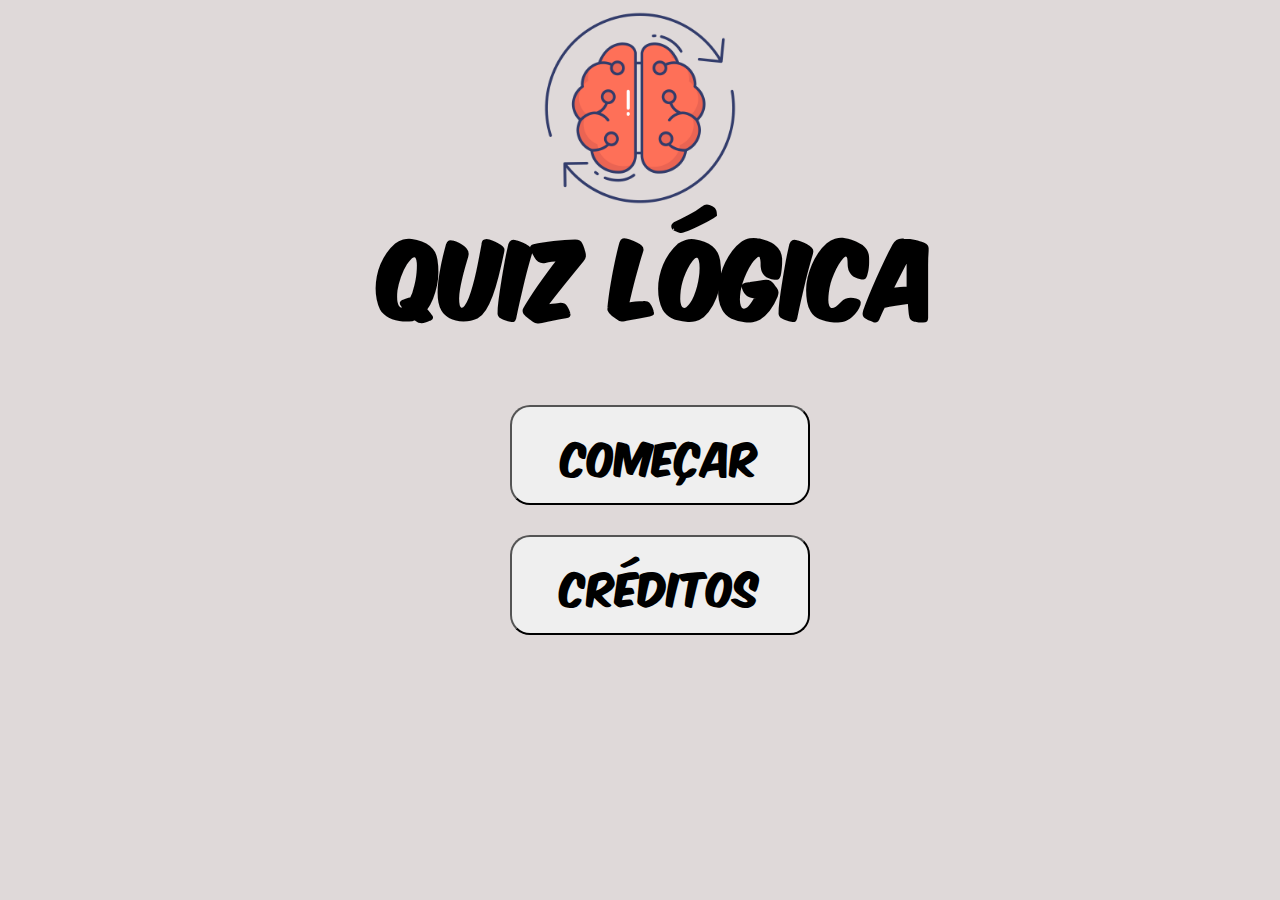
<file: index.html>
<!DOCTYPE html>
<html lang="pt-br">
<head>
    <meta charset="UTF-8">
    <meta name="viewport" content="width=device-width, initial-scale=1.0">
    <link rel="stylesheet" href="css/style.css">
    <title>Quiz</title>
</head>
<body>
    <div class="cerebro">
        <img src="imagens/cerebro.png" alt="cerebro">
    </div>
    <h1>Quiz Lógica</h1>
    <ul>
        <li class="buttons">
            <a href="pg1.html"><button>Começar</button></a>
        </li>
        <li class="buttons">
            <a href="creditos.html">
                <button>Créditos</button>
            </a>
        </li>
    </ul>
</body>
</html>
</file>
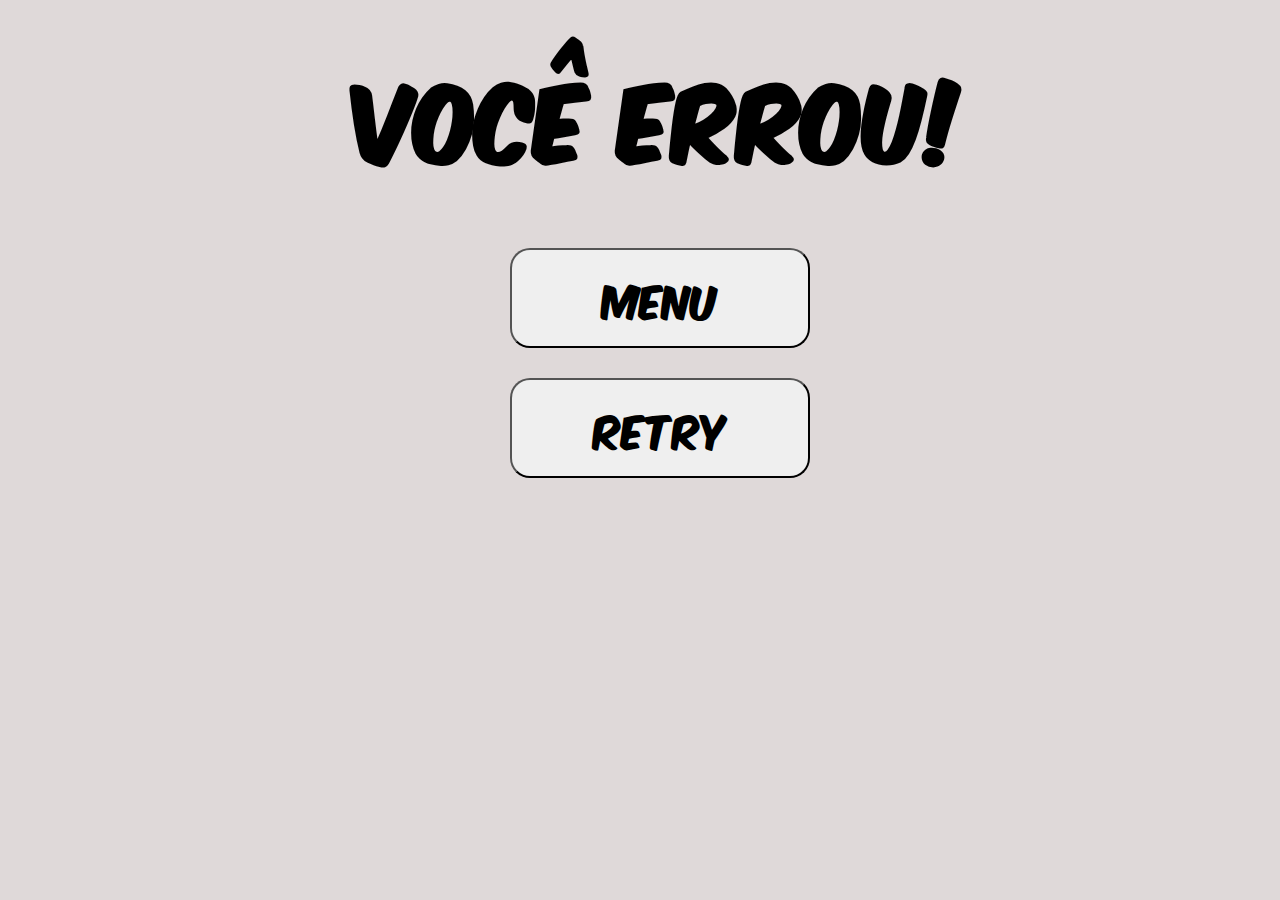
<file: 01.html>
<!DOCTYPE html>
<html lang="pt-br">
<head>
    <meta charset="UTF-8">
    <meta name="viewport" content="width=device-width, initial-scale=1.0">
    <link rel="stylesheet" href="css/style3.css">
    <title>Errou</title>
</head>
<body>
    <h1>Você errou!</h1>
    <ul>
        <li>
            <a href="index.html">
                <button>Menu</button>
            </a>
        </li>
        <li>
            <a href="pg1.html">
                <button>Retry</button>
            </a>
        </li>
    </ul>
</body>
</html>
</file>
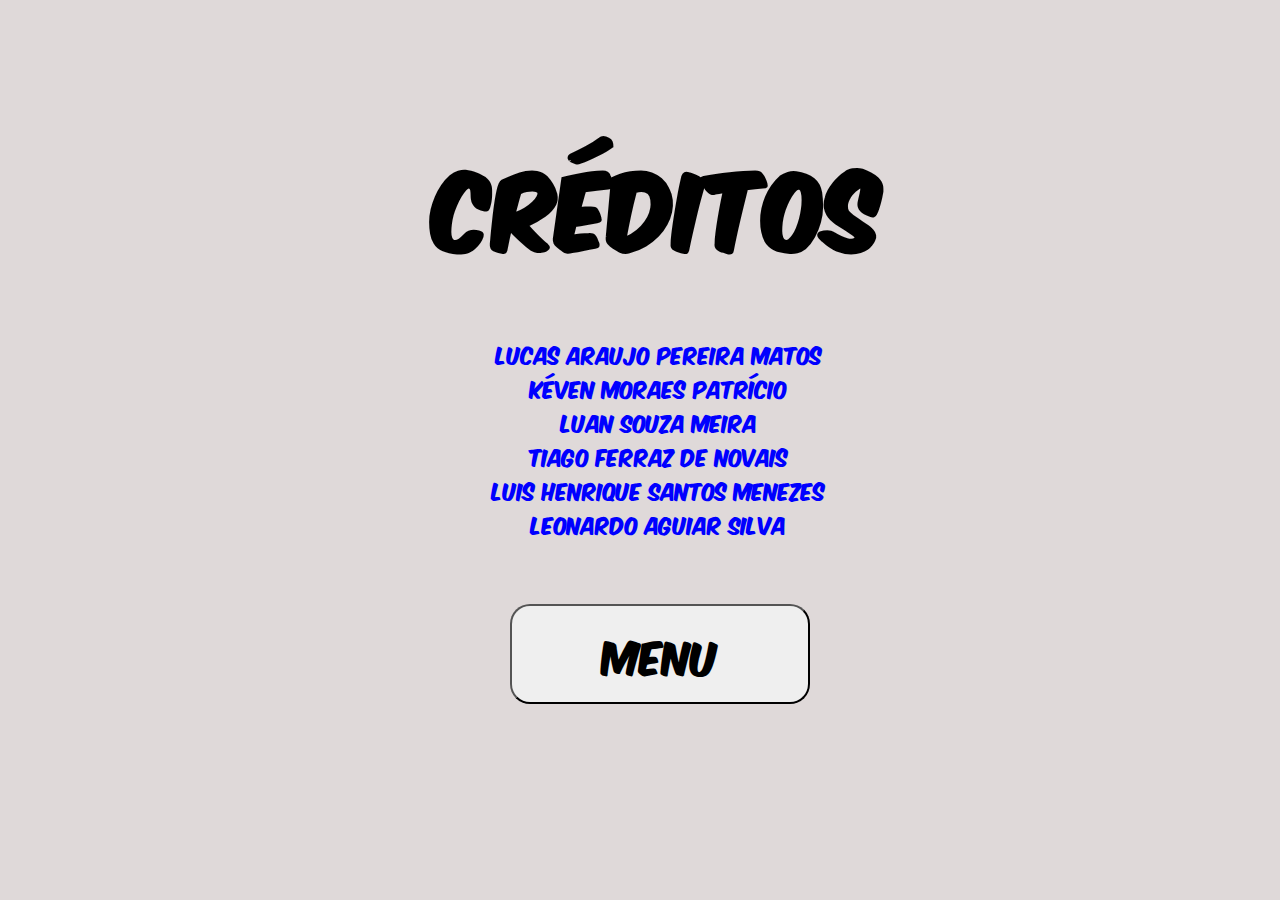
<file: creditos.html>
<!DOCTYPE html>
<html lang="pt-br">
<head>
    <meta charset="UTF-8">
    <meta name="viewport" content="width=device-width, initial-scale=1.0">
    <link rel="stylesheet" href="css/style12.css">
    <title>Créditos</title>
</head>
<body>
    <h1>Créditos</h1>
    <p>
        Lucas Araujo Pereira Matos
        <br>
        Kéven Moraes Patrício
        <br>
        Luan Souza Meira
        <br>
        Tiago Ferraz de Novais
        <br>
        Luis Henrique Santos Menezes
        <br>
        Leonardo Aguiar Silva
    </p>
    <ul>
        <li class="buttons">
            <a href="index.html"><button>Menu</button></a>
        </li>
    </ul>
</body>
</html>
</file>
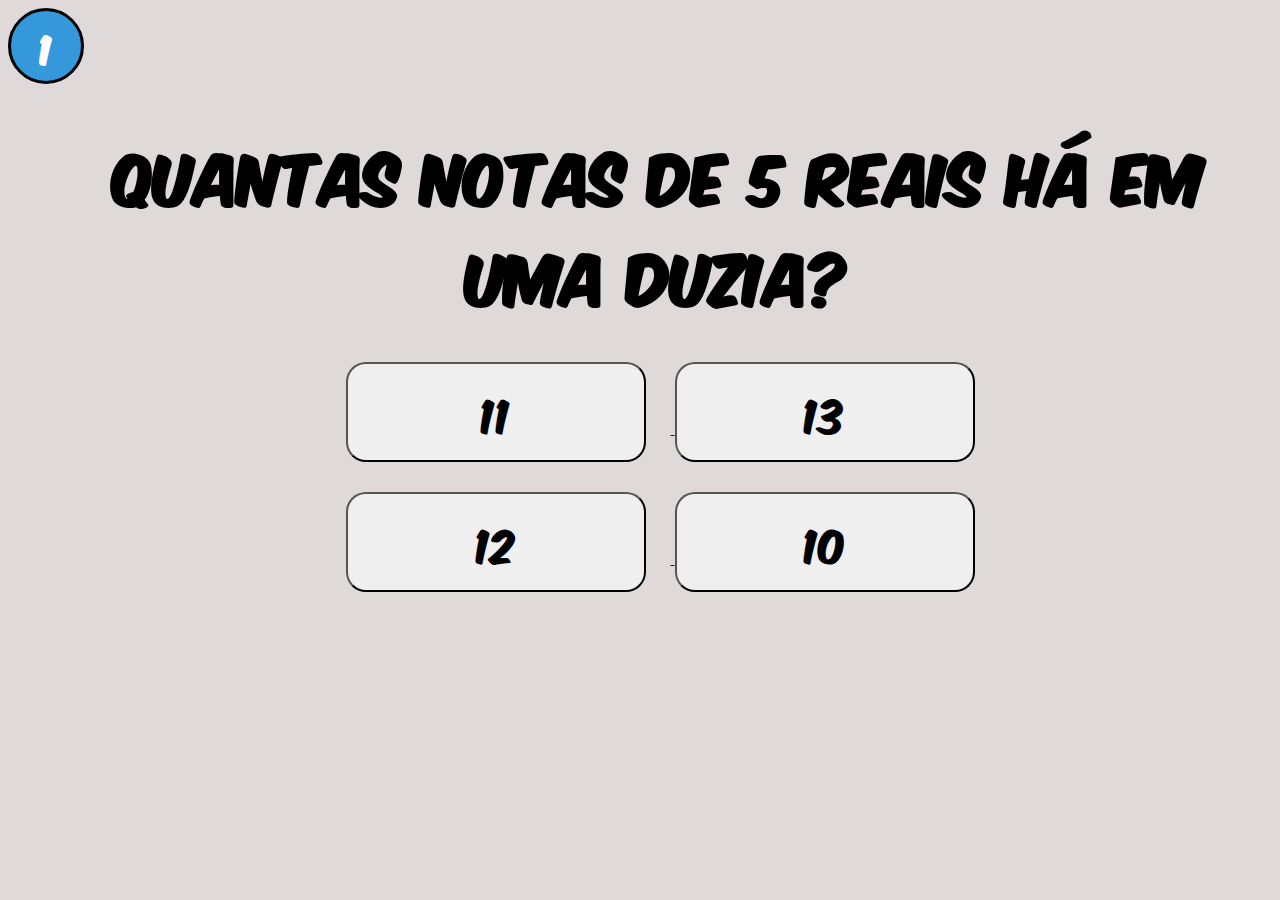
<file: pg1.html>
<!DOCTYPE html>
<html lang="pt-br">
<head>
    <meta charset="UTF-8">
    <meta name="viewport" content="width=device-width, initial-scale=1.0">
    <link rel="stylesheet" href="css/style2.css">
    <title>Pergunta 1</title>
</head>
<body>
    <div class="circle">
        <span class="number">1</span>
    </div>
    <h1>Quantas notas de 5 reais há em uma duzia?</h1>
    <ul>
        <li>
            <a href="01.html">
                <button id="q1">11</button>
            </a>
            <a href="01.html">
                <button id="q2">13</button>
            </a>
        </li>
        <li>
            <a href="pg2.html">
                <button id="q3">12</button>
            </a>
            <a href="01.html">
                <button id="q4">10</button>
            </a>
        </li>
    </ul>
</body>
</html>
</file>
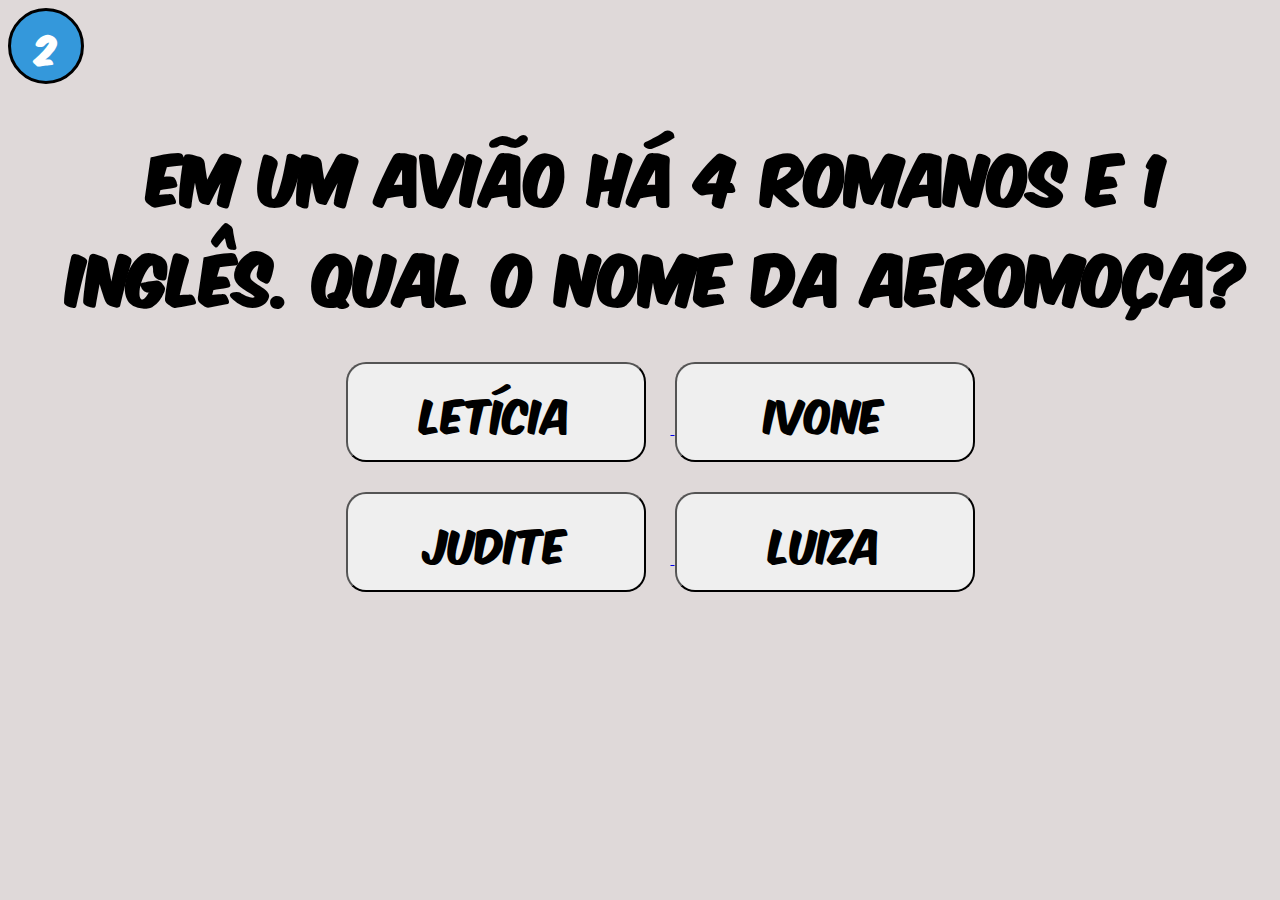
<file: pg2.html>
<!DOCTYPE html>
<html lang="pt-br">
<head>
    <meta charset="UTF-8">
    <meta name="viewport" content="width=device-width, initial-scale=1.0">
    <link rel="stylesheet" href="css/style4.css">
    <title>Pergunta 2</title>
</head>
<body>
    <div class="circle">
        <span class="number">2</span>
    </div>
    <h1>Em um avião há 4 romanos e 1 inglês. Qual o nome da aeromoça?</h1>
    <ul>
        <li>
            <a href="01.html">
                <button id="q1">Letícia</button>
            </a>
            <a href="pg3.html">
                <button id="q2">Ivone</button>
            </a>
        </li>
        <li>
            <a href="01.html">
                <button id="q3">Judite</button>
            </a>
            <a href="01.html">
                <button id="q4">Luiza</button>
            </a>
        </li>
    </ul>
</body>
</html>
</file>
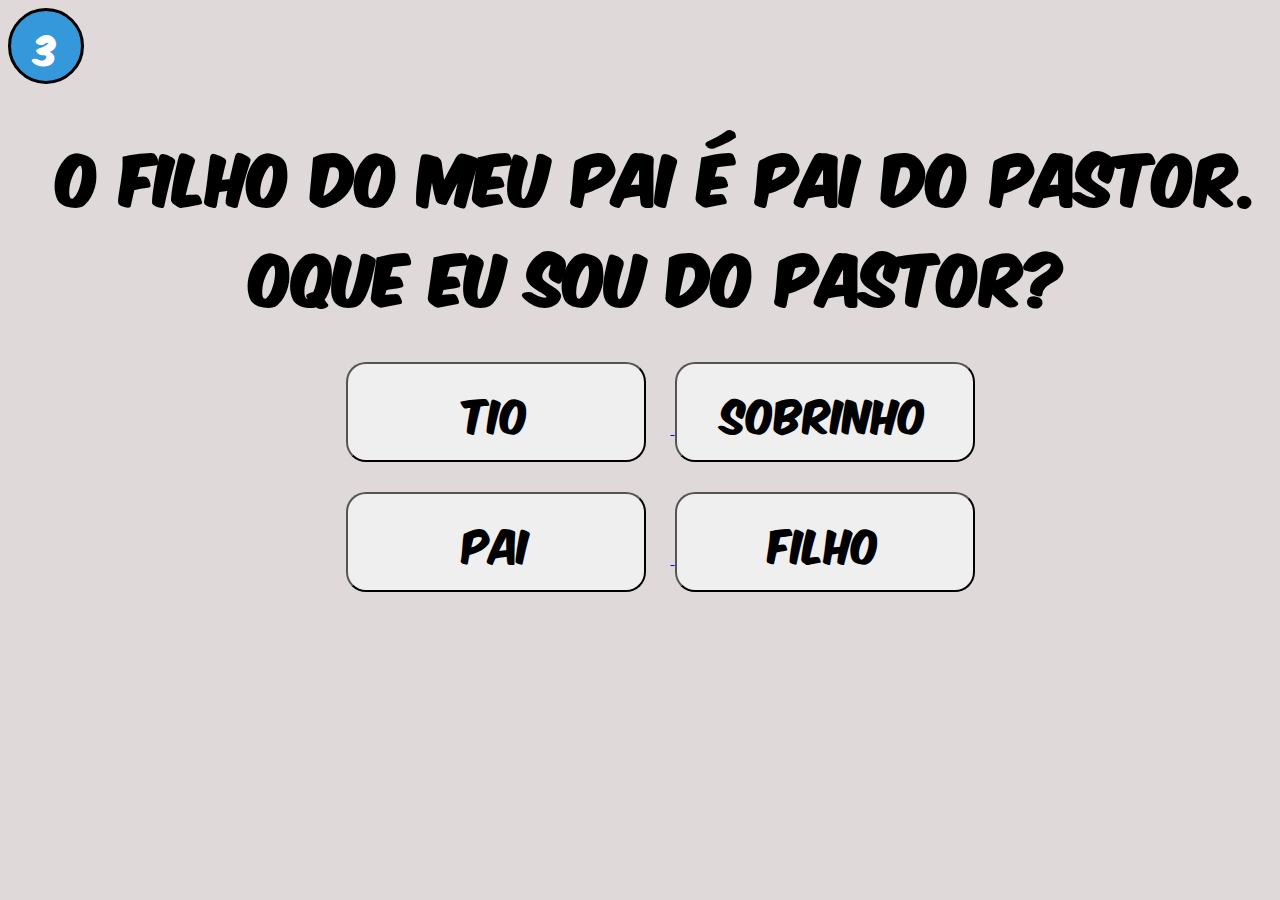
<file: pg3.html>
<!DOCTYPE html>
<html lang="pt-br">
<head>
    <meta charset="UTF-8">
    <meta name="viewport" content="width=device-width, initial-scale=1.0">
    <link rel="stylesheet" href="css/style5.css">
    <title>Pergunta 3</title>
</head>
<body>
    <div class="circle">
        <span class="number">3</span>
    </div>
    <h1>O filho do meu pai é pai do pastor. Oque eu sou do pastor?</h1>
    <ul>
        <li>
            <a href="pg4.html">
                <button id="q1">Tio</button>
            </a>
            <a href="01.html">
                <button id="q2">Sobrinho</button>
            </a>
        </li>
        <li>
            <a href="01.html">
                <button id="q3">Pai</button>
            </a>
            <a href="01.html">
                <button id="q4">Filho</button>
            </a>
        </li>
    </ul>
</body>
</html>
</file>
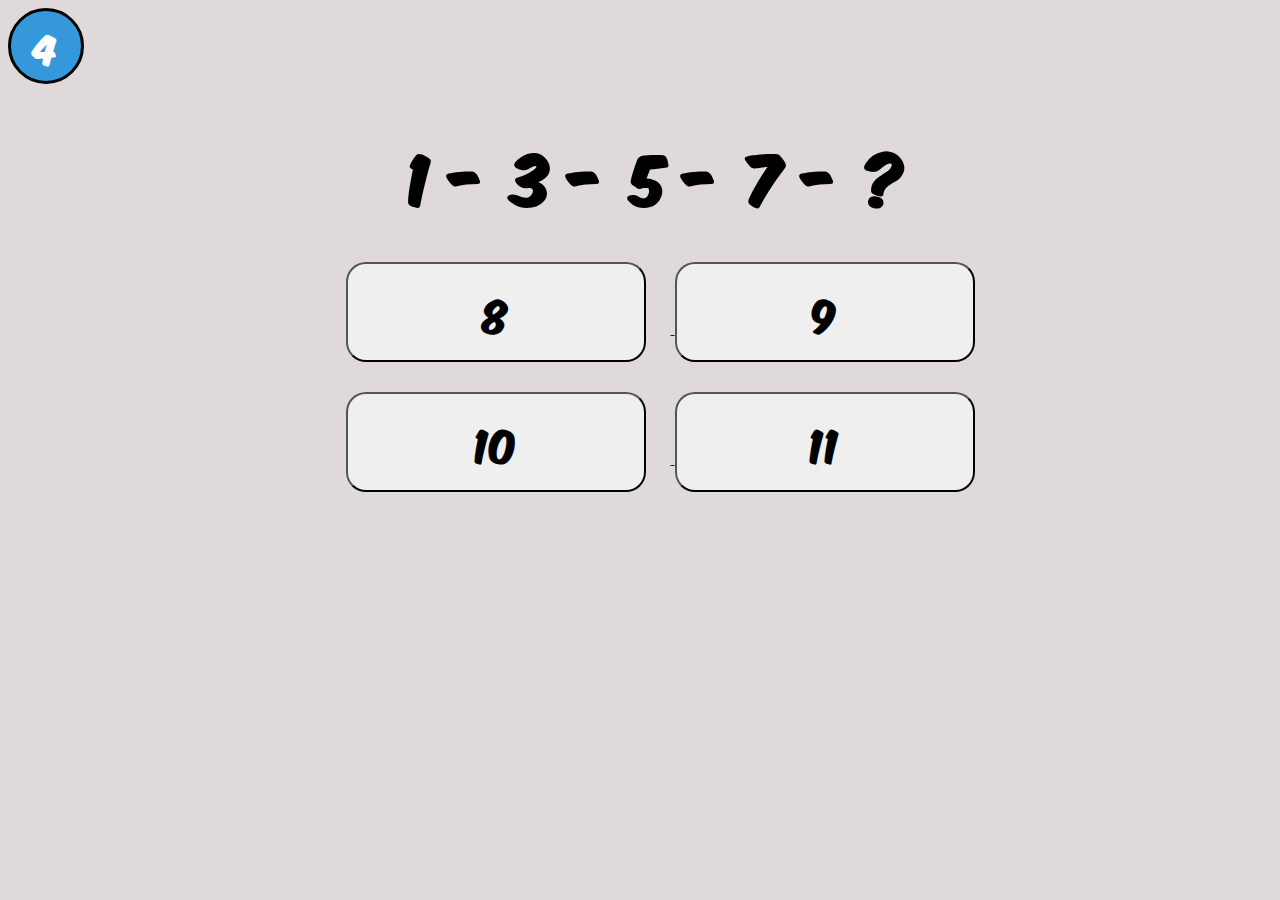
<file: pg4.html>
<!DOCTYPE html>
<html lang="pt-br">
<head>
    <meta charset="UTF-8">
    <meta name="viewport" content="width=device-width, initial-scale=1.0">
    <link rel="stylesheet" href="css/style6.css">
    <title>Pergunta 4</title>
</head>
<body>
    <div class="circle">
        <span class="number">4</span>
    </div>
    <h1>1 - 3 - 5 - 7 - ?</h1>
    <ul>
        <li>
            <a href="01.html">
                <button id="q1">8</button>
            </a>
            <a href="pg5.html">
                <button id="q2">9</button>
            </a>
        </li>
        <li>
            <a href="01.html">
                <button id="q3">10</button>
            </a>
            <a href="01.html">
                <button id="q4">11</button>
            </a>
        </li>
    </ul>
</body>
</html>
</file>
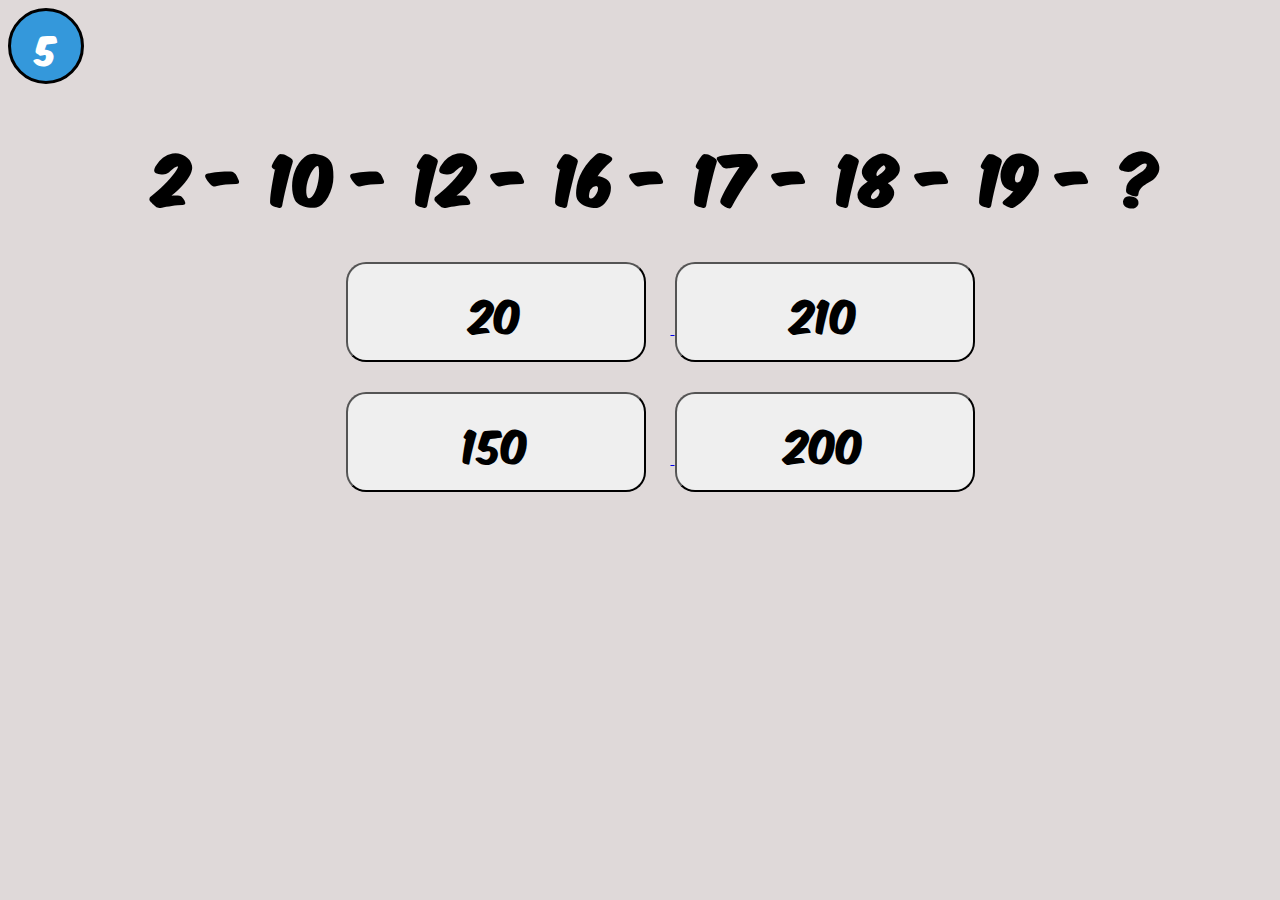
<file: pg5.html>
<!DOCTYPE html>
<html lang="pt-br">
<head>
    <meta charset="UTF-8">
    <meta name="viewport" content="width=device-width, initial-scale=1.0">
    <link rel="stylesheet" href="css/style7.css">
    <title>Pergunta 5</title>
</head>
<body>
    <div class="circle">
        <span class="number">5</span>
    </div>
    <h1>2 - 10 - 12 - 16 - 17 - 18 - 19 - ?</h1>
    <ul>
        <li>
            <a href="01.html">
                <button id="q1">20</button>
            </a>
            <a href="01.html">
                <button id="q2">210</button>
            </a>
        </li>
        <li>
            <a href="01.html">
                <button id="q3">150</button>
            </a>
            <a href="pg6.html">
                <button id="q4">200</button>
            </a>
        </li>
    </ul>
</body>
</html>
</file>
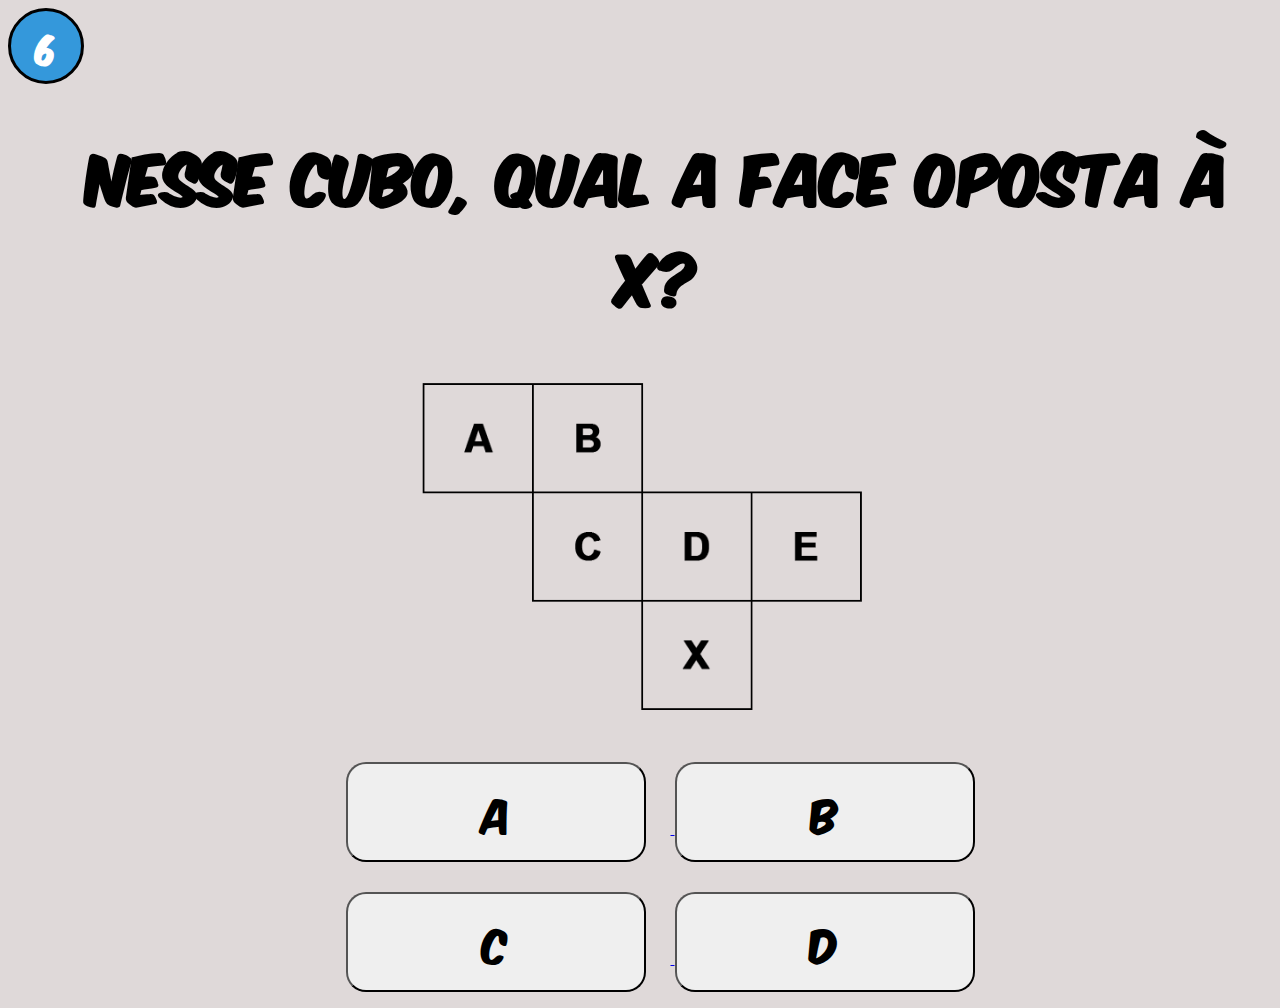
<file: pg6.html>
<!DOCTYPE html>
<html lang="pt-br">
<head>
    <meta charset="UTF-8">
    <meta name="viewport" content="width=device-width, initial-scale=1.0">
    <link rel="stylesheet" href="css/style8.css">
    <title>Pergunta 6</title>
</head>
<body>
    <div class="circle">
        <span class="number">6</span>
    </div>
    <h1>Nesse cubo, qual a face oposta à X?</h1>
    <div class="imagem">
        <img src="imagens/cubo logica.png" alt="cubo">
    </div>
    <ul>
        <li>
            <a href="01.html">
                <button id="q1">A</button>
            </a>
            <a href="pg7.html">
                <button id="q2">B</button>
            </a>
        </li>
        <li>
            <a href="01.html">
                <button id="q3">C</button>
            </a>
            <a href="01.html">
                <button id="q4">D</button>
            </a>
        </li>
    </ul>
</body>
</html>
</file>
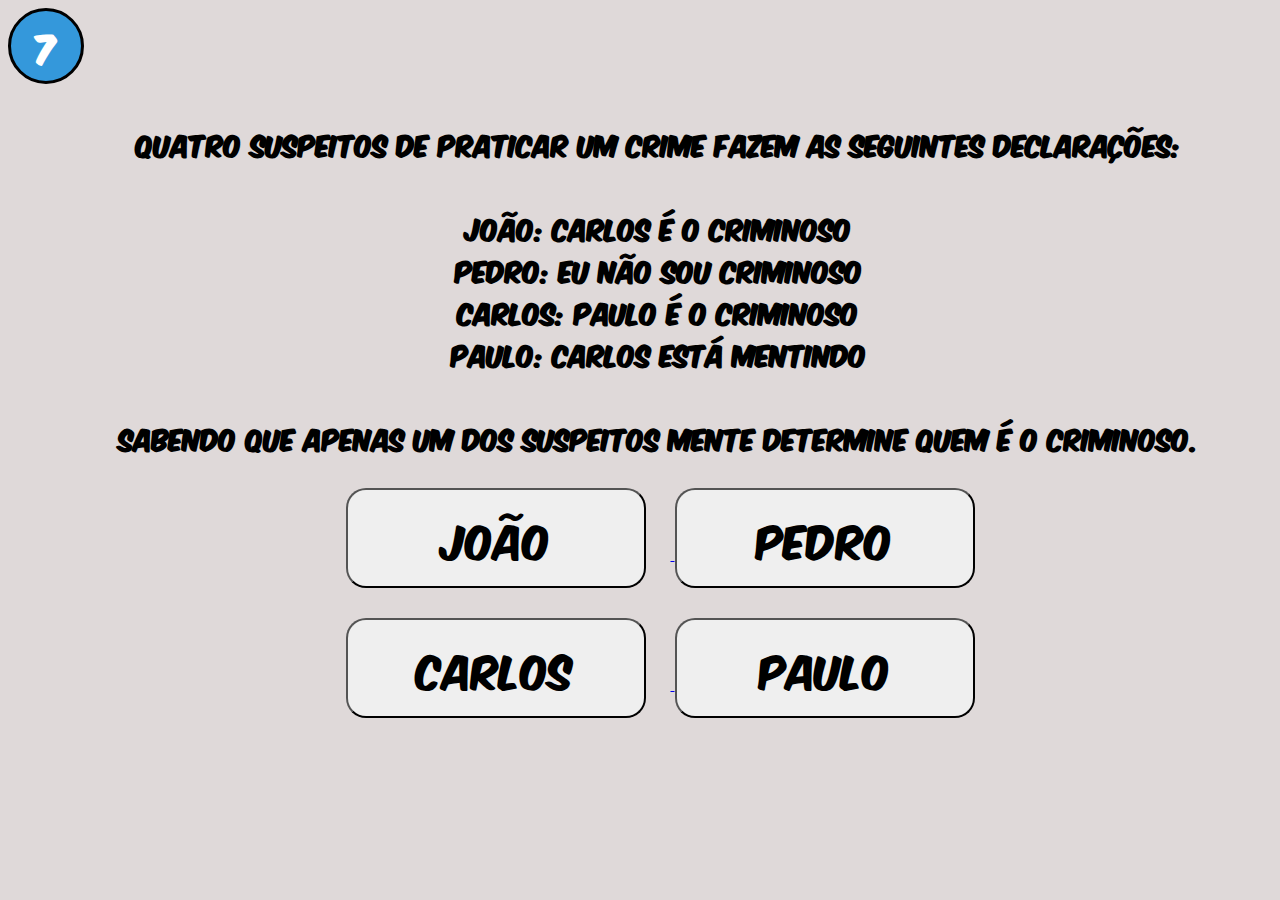
<file: pg7.html>
<!DOCTYPE html>
<html lang="pt-br">
<head>
    <meta charset="UTF-8">
    <meta name="viewport" content="width=device-width, initial-scale=1.0">
    <link rel="stylesheet" href="css/style9.css">
    <title>Pergunta 7</title>
</head>
<body>
    <div class="circle">
        <span class="number">7</span>
    </div>
    <h1>
        Quatro suspeitos de praticar um crime fazem as seguintes declarações:
        <br>
        <br>
        João: Carlos é o criminoso
        <br>
        Pedro: eu não sou criminoso
        <br>
        Carlos: Paulo é o criminoso
        <br>
        Paulo: Carlos está mentindo
        <br>
        <br>
        Sabendo que apenas um dos suspeitos mente determine quem é o criminoso.
    </h1>
    <ul>
        <li>
            <a href="01.html">
                <button id="q1">João</button>
            </a>
            <a href="01.html">
                <button id="q2">Pedro</button>
            </a>
        </li>
        <li>
            <a href="pg8.html">
                <button id="q3">Carlos</button>
            </a>
            <a href="01.html">
                <button id="q4">Paulo</button>
            </a>
        </li>
    </ul>
</body>
</html>
</file>
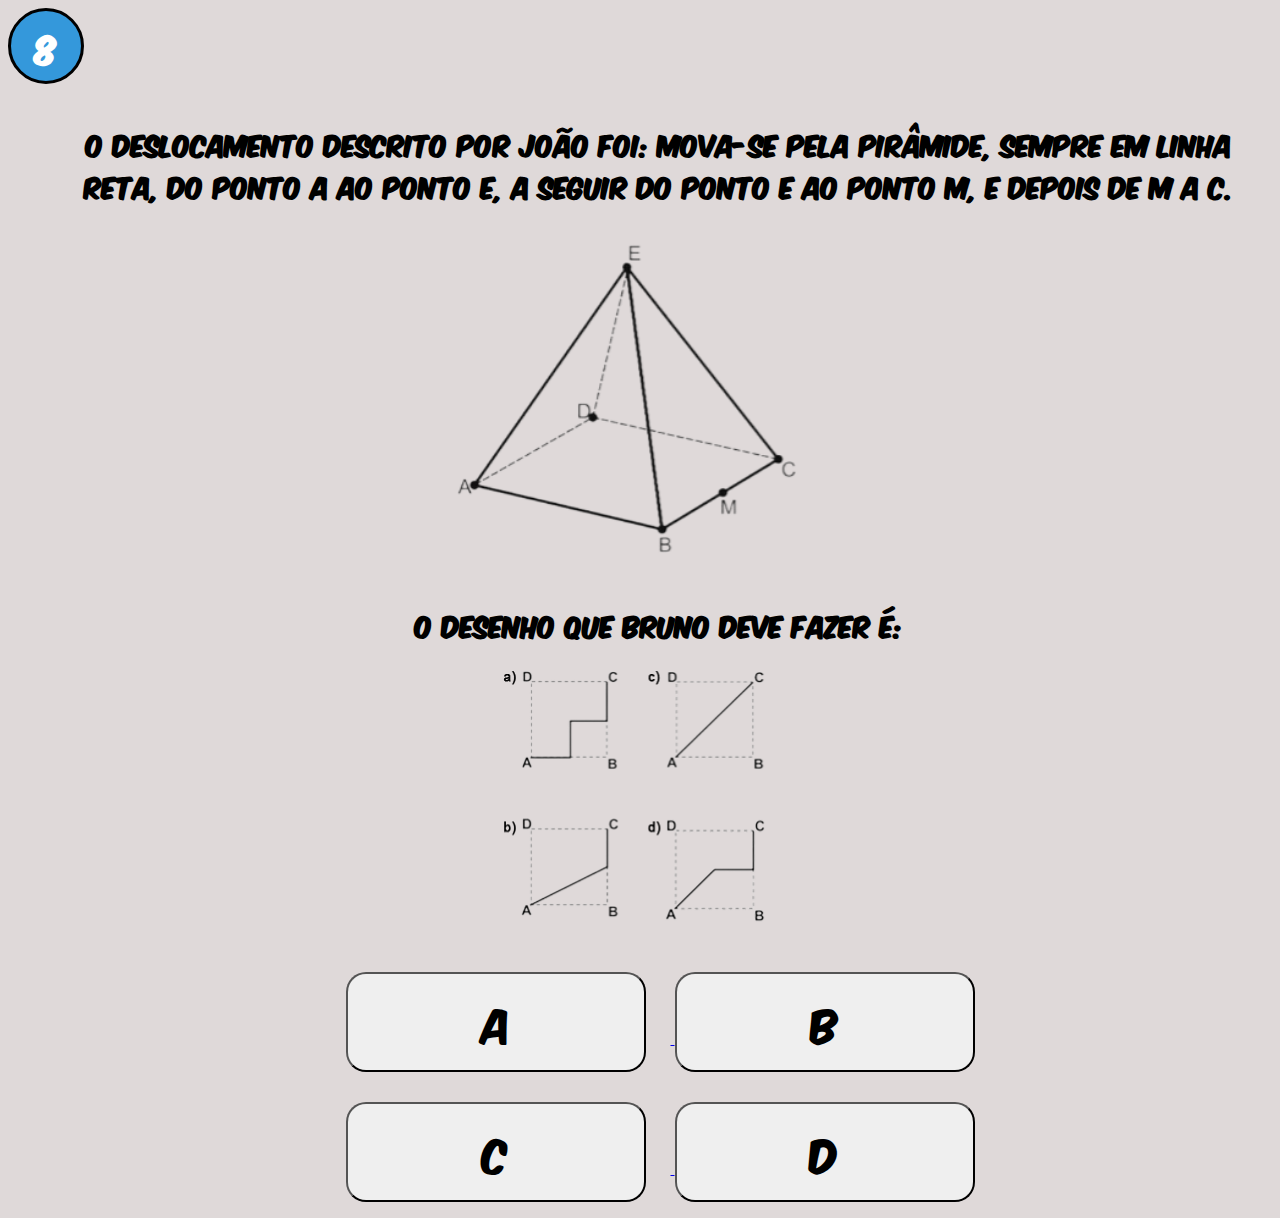
<file: pg8.html>
<!DOCTYPE html>
<html lang="pt-br">
<head>
    <meta charset="UTF-8">
    <meta name="viewport" content="width=device-width, initial-scale=1.0">
    <link rel="stylesheet" href="css/style10.css">
    <title>Pergunta 8</title>
</head>
<body>
    <div class="circle">
        <span class="number">8</span>
    </div>
    <h1>O deslocamento descrito por João foi: mova-se pela pirâmide, sempre em linha reta, do ponto A ao ponto E, a seguir do ponto E ao ponto M, e depois de M a C.</h1>
    <div class="imagem">
        <img src="imagens/piramide.png" alt="piramide">
    </div>
    <h1>O desenho que Bruno deve fazer é:</h1>
    <div class="imagem">
        <img  id="pergunta" src="imagens/pergunta_piramide_cortada-CERTA.png" alt="pergunta_piramide">
    </div>
    <ul>
        <li>
            <a href="01.html">
                <button id="q1">A</button>
            </a>
            <a href="01.html">
                <button id="q2">B</button>
            </a>
        </li>
        <li>
            <a href=01.html">
                <button id="q3">C</button>
            </a>
            <a href="wins.html">
                <button id="q4">D</button>
            </a>
        </li>
    </ul>
</body>
</html>
</file>
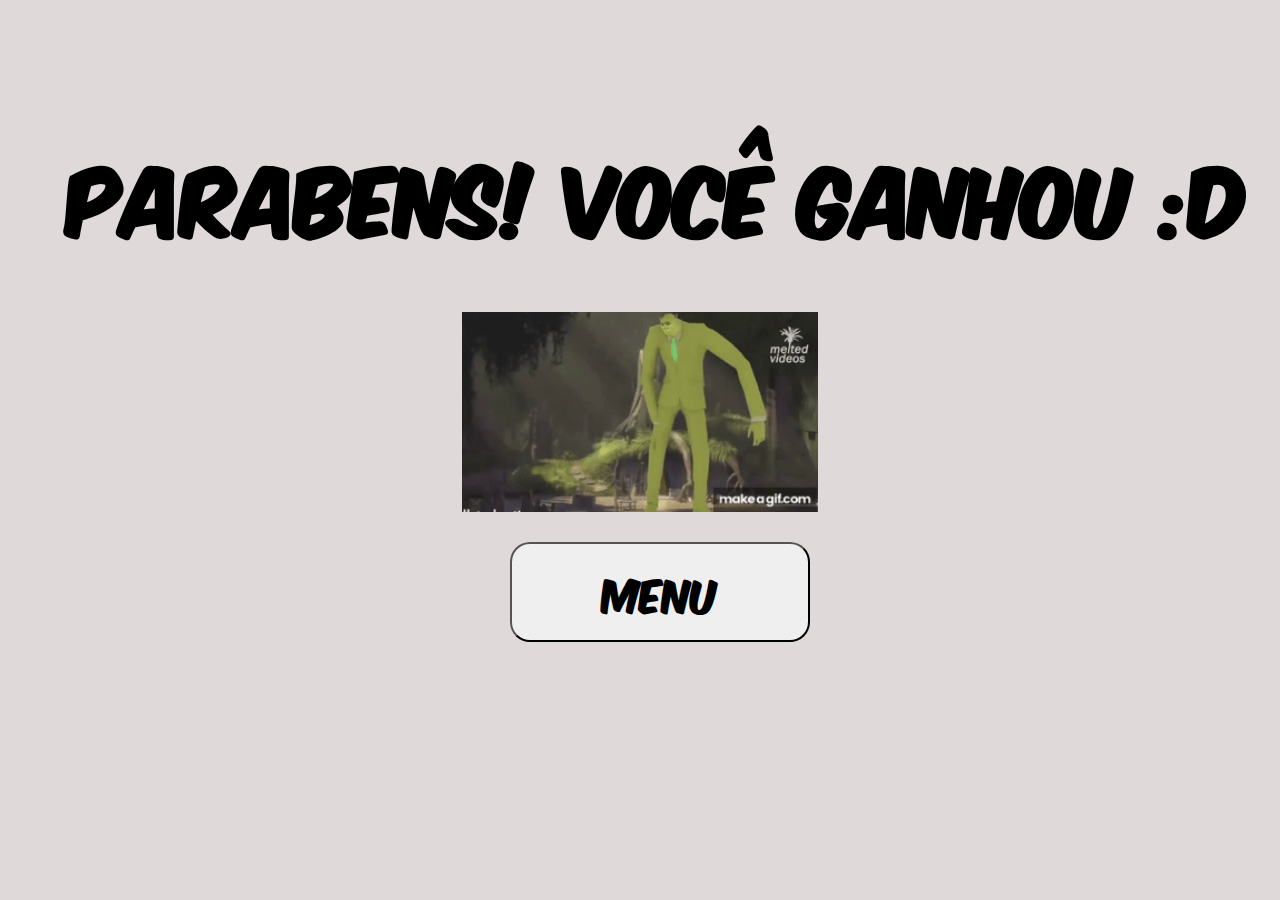
<file: wins.html>
<!DOCTYPE html>
<html lang="pt-br">
<head>
    <meta charset="UTF-8">
    <meta name="viewport" content="width=device-width, initial-scale=1.0">
    <link rel="stylesheet" href="css/style11.css">
    <title>Ganhou!</title>
</head>
<body>
    <h1>Parabens! Você ganhou :D</h1>
    <div class="imagem"><img src="imagens/jureg.gif" alt="jureg"></div>
    <ul>
        <li class="buttons">
            <a href="index.html"><button>Menu</button></a>
        </li>
    </ul>
</body>
</html>
</file>
<file: css/style.css>
body{
    background-color: rgb(223, 217, 217);
}

h1{
    text-align: center;
    margin-top: 10%;
    margin-left: 3%;
    font-size: 90px;
    font-family: minhaFonte;
}

img{
    height: 200px;
}

ul{
    list-style: none;
    text-align: center;
}

li{
    margin-top: 30px;
}

button{
    width: 300px;
    height: 100px;
    font-size: 40px;
    font-family: minhaFonte;
    border-radius: 20px;
}

button:hover{
    background-color: greenyellow;
}

.cerebro{
    text-align: center;
    height: 60px;
}

@font-face {
    font-family: minhaFonte;
    src: url(/DonteDale.ttf);
}
</file>
<file: css/style3.css>
body{
    background-color: rgb(223, 217, 217);
}

h1{
    text-align: center;
    margin-top: 3%;
    margin-left: 3%;
    font-size: 90px;
    font-family: minhaFonte;
}

ul{
    list-style: none;
    text-align: center;
}

li{
    margin-top: 30px;
}

button{
    width: 300px;
    height: 100px;
    font-size: 40px;
    font-family: minhaFonte;
    border-radius: 20px;
}

button:hover{
    background-color: greenyellow;
}

@font-face {
    font-family: minhaFonte;
    src: url(/DonteDale.ttf);
}
</file>
<file: css/style12.css>
body{
    background-color: rgb(223, 217, 217);
}

h1{
    text-align: center;
    margin-top: 10%;
    margin-left: 3%;
    font-size: 90px;
    font-family: minhaFonte;
}

p{
    text-align: center;
    margin-top: 1%;
    margin-bottom: 5%;
    margin-left: 3%;
    font-size: 20px;
    font-family: minhaFonte;
    color: blue;
}

img{
    height: 200px;
}

ul{
    list-style: none;
    text-align: center;
}

li{
    margin-top: 30px;
}

button{
    width: 300px;
    height: 100px;
    font-size: 40px;
    font-family: minhaFonte;
    border-radius: 20px;
}

button:hover{
    background-color: greenyellow;
}

.cerebro{
    text-align: center;
    height: 60px;
}

@font-face {
    font-family: minhaFonte;
    src: url(/DonteDale.ttf);
}
</file>
<file: css/style2.css>
body{
    background-color: rgb(223, 217, 217);
}

h1{
    text-align: center;
    margin-top: 3%;
    margin-left: 3%;
    font-size: 60px;
    font-family: minhaFonte;
}

ul{
    list-style: none;
    text-align: center;
}

li{
    margin-top: 30px;
}

button{
    width: 300px;
    height: 100px;
    font-size: 40px;
    font-family: minhaFonte;
    border-radius: 20px;
}

button:hover{
    background-color: greenyellow;
}

#q1{
    margin-right: 25px;
}
#q3{
    margin-right: 25px;
}

.circle{
    width: 70px;
    height: 70px;
    border-radius: 50%;
    background-color: #3498db;
    display: flex;
    justify-content: center;
    align-items: center;
    color: white;
    font-weight: bold;
    font-size: 34px;
    border: 3px solid black;
    font-family: minhaFonte;
}

.number{
    z-index: 1;
}

@font-face {
    font-family: minhaFonte;
    src: url(/DonteDale.ttf);
}
</file>
<file: css/style4.css>
body{
    background-color: rgb(223, 217, 217);
}

h1{
    text-align: center;
    margin-top: 3%;
    margin-left: 3%;
    font-size: 60px;
    font-family: minhaFonte;
}

ul{
    list-style: none;
    text-align: center;
}

li{
    margin-top: 30px;
}

button{
    width: 300px;
    height: 100px;
    font-size: 40px;
    font-family: minhaFonte;
    border-radius: 20px;
}

button:hover{
    background-color: greenyellow;
}

#q1{
    margin-right: 25px;
}
#q3{
    margin-right: 25px;
}

.circle{
    width: 70px;
    height: 70px;
    border-radius: 50%;
    background-color: #3498db;
    display: flex;
    justify-content: center;
    align-items: center;
    color: white;
    font-weight: bold;
    font-size: 34px;
    border: 3px solid black;
    font-family: minhaFonte;
}

.number{
    z-index: 2;
}

@font-face {
    font-family: minhaFonte;
    src: url(/DonteDale.ttf);
}
</file>
<file: css/style5.css>
body{
    background-color: rgb(223, 217, 217);
}

h1{
    text-align: center;
    margin-top: 3%;
    margin-left: 3%;
    font-size: 60px;
    font-family: minhaFonte;
}

p{
    margin-left: 35px;
    font-size: 30px;
    font-family: minhaFonte;
}


ul{
    list-style: none;
    text-align: center;
}

li{
    margin-top: 30px;
}

button{
    width: 300px;
    height: 100px;
    font-size: 40px;
    font-family: minhaFonte;
    border-radius: 20px;
}

button:hover{
    background-color: greenyellow;
}

#q1{
    margin-right: 25px;
}
#q3{
    margin-right: 25px;
}

.circle{
    width: 70px;
    height: 70px;
    border-radius: 50%;
    background-color: #3498db;
    display: flex;
    justify-content: center;
    align-items: center;
    color: white;
    font-weight: bold;
    font-size: 34px;
    border: 3px solid black;
    font-family: minhaFonte;
}

.number{
    z-index: 3;
}

@font-face {
    font-family: minhaFonte;
    src: url(/DonteDale.ttf);
}
</file>
<file: css/style6.css>
body{
    background-color: rgb(223, 217, 217);
}

h1{
    text-align: center;
    margin-top: 3%;
    margin-left: 3%;
    font-size: 60px;
    font-family: minhaFonte;
}

p{
    margin-left: 35px;
    font-size: 30px;
    font-family: minhaFonte;
}


ul{
    list-style: none;
    text-align: center;
}

li{
    margin-top: 30px;
}

button{
    width: 300px;
    height: 100px;
    font-size: 40px;
    font-family: minhaFonte;
    border-radius: 20px;
}

button:hover{
    background-color: greenyellow;
}

#q1{
    margin-right: 25px;
}
#q3{
    margin-right: 25px;
}

.circle{
    width: 70px;
    height: 70px;
    border-radius: 50%;
    background-color: #3498db;
    display: flex;
    justify-content: center;
    align-items: center;
    color: white;
    font-weight: bold;
    font-size: 34px;
    border: 3px solid black;
    font-family: minhaFonte;
}

.number{
    z-index: 3;
}

@font-face {
    font-family: minhaFonte;
    src: url(/DonteDale.ttf);
}
</file>
<file: css/style7.css>
body{
    background-color: rgb(223, 217, 217);
}

h1{
    text-align: center;
    margin-top: 3%;
    margin-left: 3%;
    font-size: 60px;
    font-family: minhaFonte;
}

p{
    margin-left: 35px;
    font-size: 30px;
    font-family: minhaFonte;
}


ul{
    list-style: none;
    text-align: center;
}

li{
    margin-top: 30px;
}

button{
    width: 300px;
    height: 100px;
    font-size: 40px;
    font-family: minhaFonte;
    border-radius: 20px;
}

button:hover{
    background-color: greenyellow;
}

#q1{
    margin-right: 25px;
}
#q3{
    margin-right: 25px;
}

.circle{
    width: 70px;
    height: 70px;
    border-radius: 50%;
    background-color: #3498db;
    display: flex;
    justify-content: center;
    align-items: center;
    color: white;
    font-weight: bold;
    font-size: 34px;
    border: 3px solid black;
    font-family: minhaFonte;
}

.number{
    z-index: 6;
}

@font-face {
    font-family: minhaFonte;
    src: url(/DonteDale.ttf);
}
</file>
<file: css/style8.css>
body{
    background-color: rgb(223, 217, 217);
}

h1{
    text-align: center;
    margin-top: 3%;
    margin-left: 3%;
    font-size: 60px;
    font-family: minhaFonte;
}

ul{
    list-style: none;
    text-align: center;
}

li{
    margin-top: 30px;
}

button{
    width: 300px;
    height: 100px;
    font-size: 40px;
    font-family: minhaFonte;
    border-radius: 20px;
}

button:hover{
    background-color: greenyellow;
}

img{
    width: 500px;
}

#q1{
    margin-right: 25px;
}
#q3{
    margin-right: 25px;
}

.circle{
    width: 70px;
    height: 70px;
    border-radius: 50%;
    background-color: #3498db;
    display: flex;
    justify-content: center;
    align-items: center;
    color: white;
    font-weight: bold;
    font-size: 34px;
    border: 3px solid black;
    font-family: minhaFonte;
}

.number{
    z-index: 6;
}

.imagem{
    display: flex;
    justify-content: center;
    align-items: center;
}

@font-face {
    font-family: minhaFonte;
    src: url(/DonteDale.ttf);
}
</file>
<file: css/style9.css>
body{
    background-color: rgb(223, 217, 217);
}

h1{
    text-align: center;
    margin-top: 3%;
    margin-left: 3%;
    font-size: 25px;
    font-family: minhaFonte;
}

ul{
    list-style: none;
    text-align: center;
}

li{
    margin-top: 30px;
}

button{
    width: 300px;
    height: 100px;
    font-size: 40px;
    font-family: minhaFonte;
    border-radius: 20px;
}

button:hover{
    background-color: greenyellow;
}

img{
    width: 500px;
}

#q1{
    margin-right: 25px;
}
#q3{
    margin-right: 25px;
}

.circle{
    width: 70px;
    height: 70px;
    border-radius: 50%;
    background-color: #3498db;
    display: flex;
    justify-content: center;
    align-items: center;
    color: white;
    font-weight: bold;
    font-size: 34px;
    border: 3px solid black;
    font-family: minhaFonte;
}

.number{
    z-index: 6;
}

.imagem{
    display: flex;
    justify-content: center;
    align-items: center;
}

@font-face {
    font-family: minhaFonte;
    src: url(/DonteDale.ttf);
}
</file>
<file: css/style10.css>
body{
    background-color: rgb(223, 217, 217);
}

h1{
    text-align: center;
    margin-top: 3%;
    margin-left: 3%;
    font-size: 25px;
    font-family: minhaFonte;
}

ul{
    list-style: none;
    text-align: center;
}

li{
    margin-top: 30px;
}

button{
    width: 300px;
    height: 100px;
    font-size: 40px;
    font-family: minhaFonte;
    border-radius: 20px;
}

button:hover{
    background-color: greenyellow;
}

img{
    width: 500px;
}

#q1{
    margin-right: 25px;
}
#q3{
    margin-right: 25px;
}

.circle{
    width: 70px;
    height: 70px;
    border-radius: 50%;
    background-color: #3498db;
    display: flex;
    justify-content: center;
    align-items: center;
    color: white;
    font-weight: bold;
    font-size: 34px;
    border: 3px solid black;
    font-family: minhaFonte;
}

.number{
    z-index: 6;
}

.imagem{
    display: flex;
    justify-content: center;
    align-items: center;
}

#pergunta{
    width: 300px;
}

@font-face {
    font-family: minhaFonte;
    src: url(/DonteDale.ttf);
}
</file>
<file: css/style11.css>
body{
    background-color: rgb(223, 217, 217);
}

h1{
    text-align: center;
    margin-top: 10%;
    margin-left: 3%;
    font-size: 80px;
    font-family: minhaFonte;
}

img{
    height: 200px;
}

ul{
    list-style: none;
    text-align: center;
}

li{
    margin-top: 30px;
}

button{
    width: 300px;
    height: 100px;
    font-size: 40px;
    font-family: minhaFonte;
    border-radius: 20px;
}

button:hover{
    background-color: greenyellow;
}

.cerebro{
    text-align: center;
    height: 60px;
}

.imagem{
    display: flex;
    justify-content: center;
    align-items: center;
}

@font-face {
    font-family: minhaFonte;
    src: url(/DonteDale.ttf);
}
</file>
